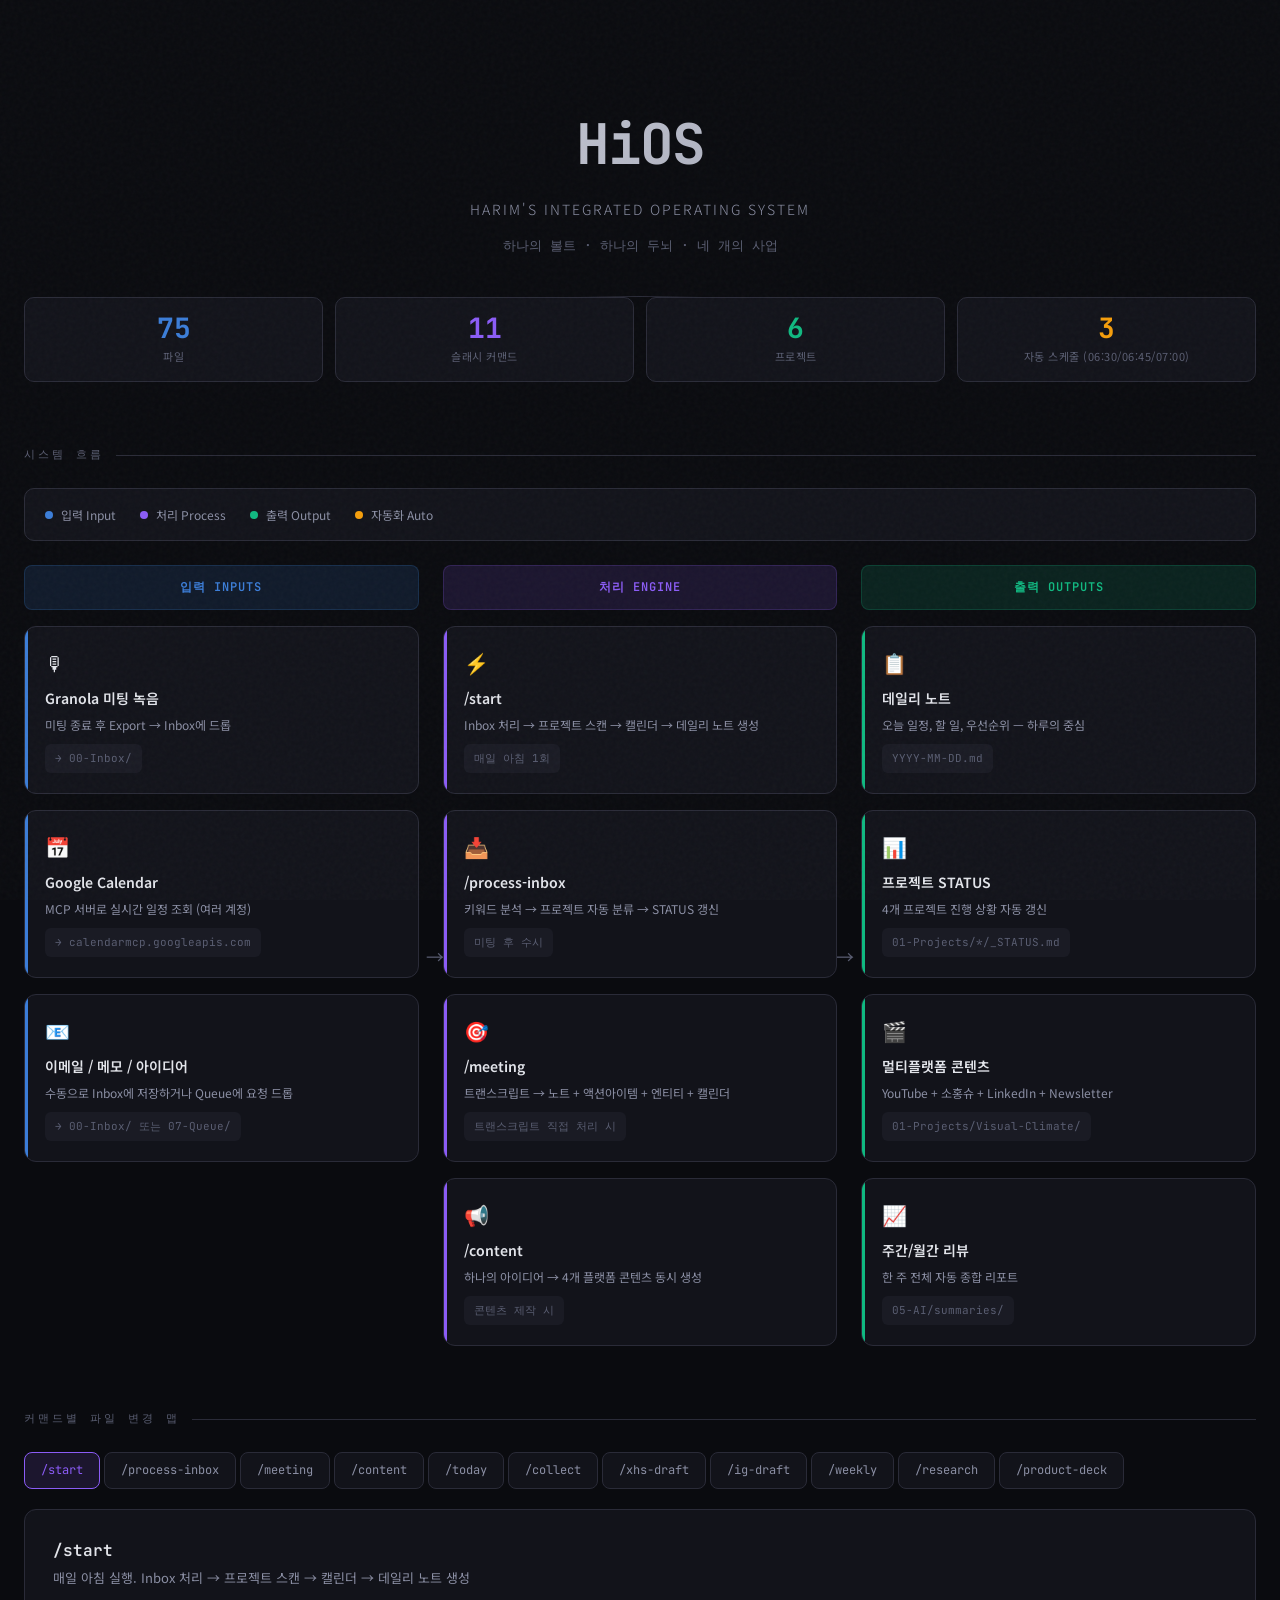
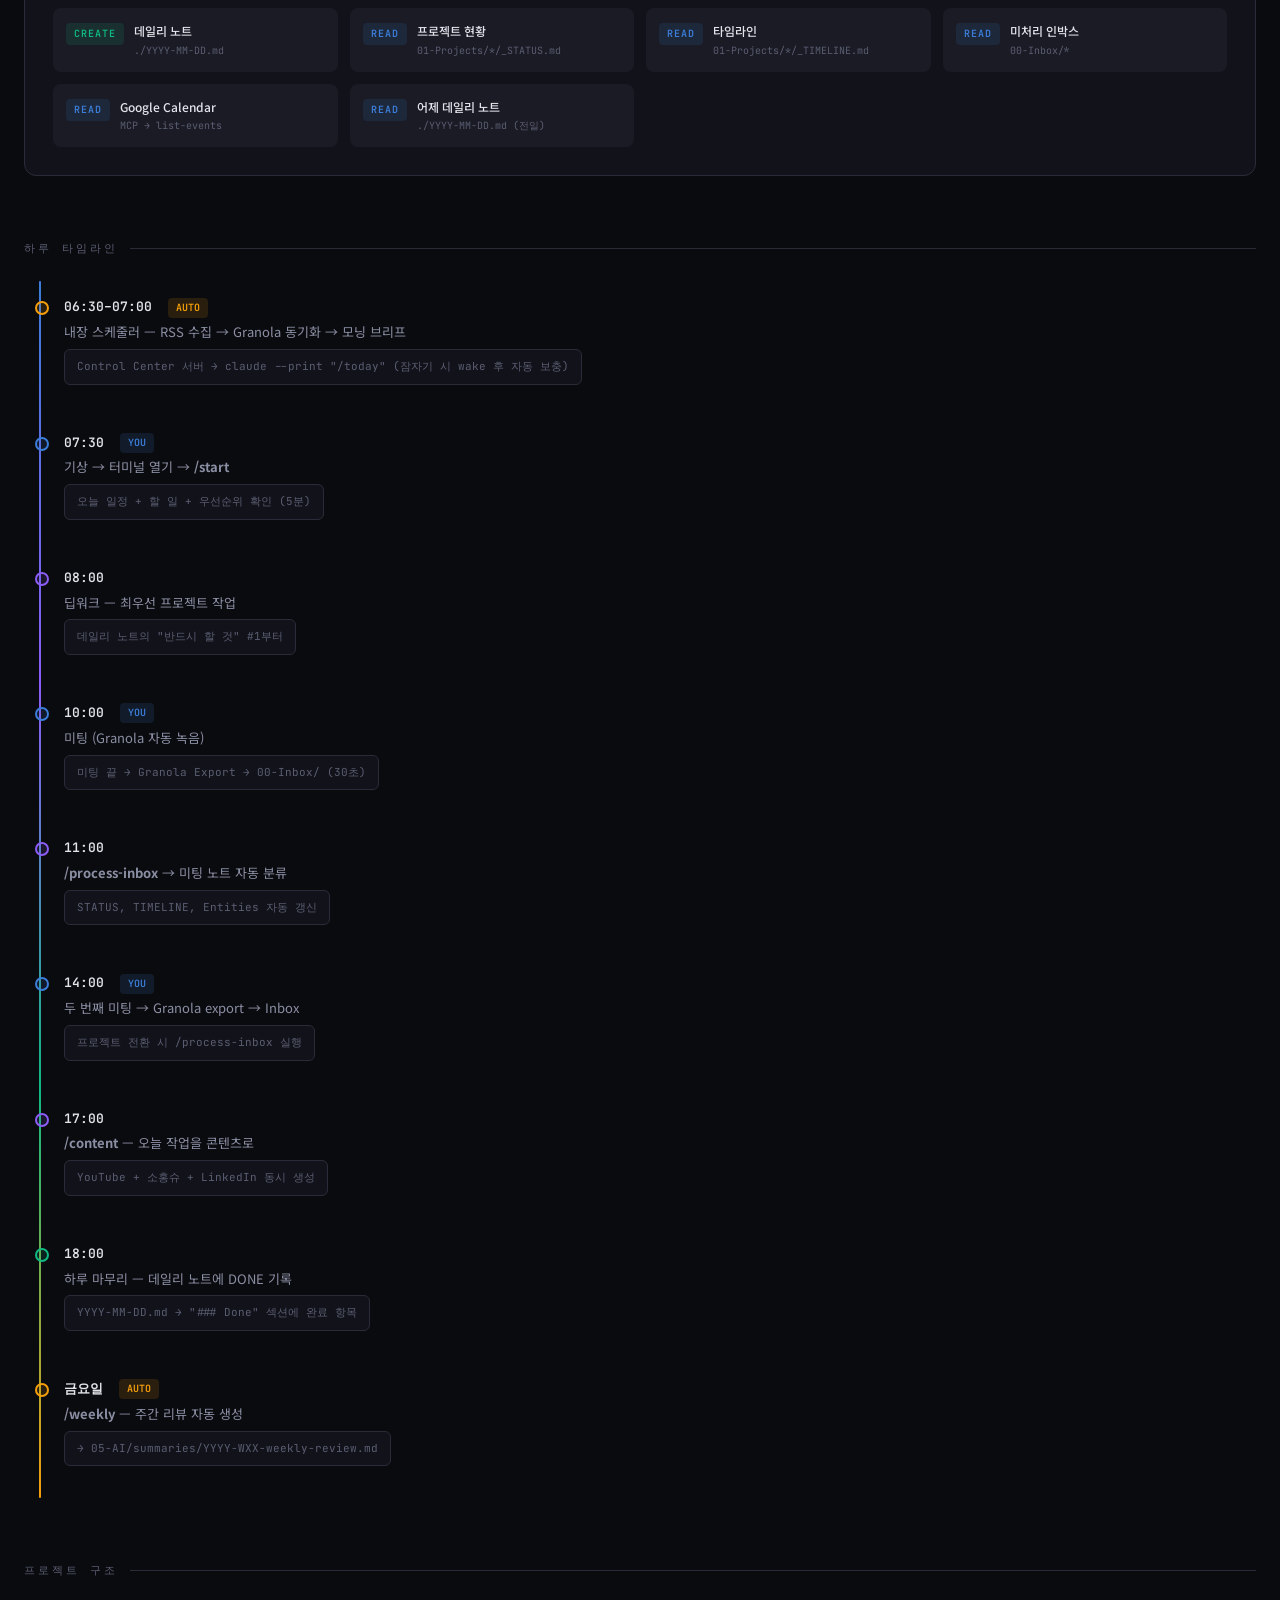
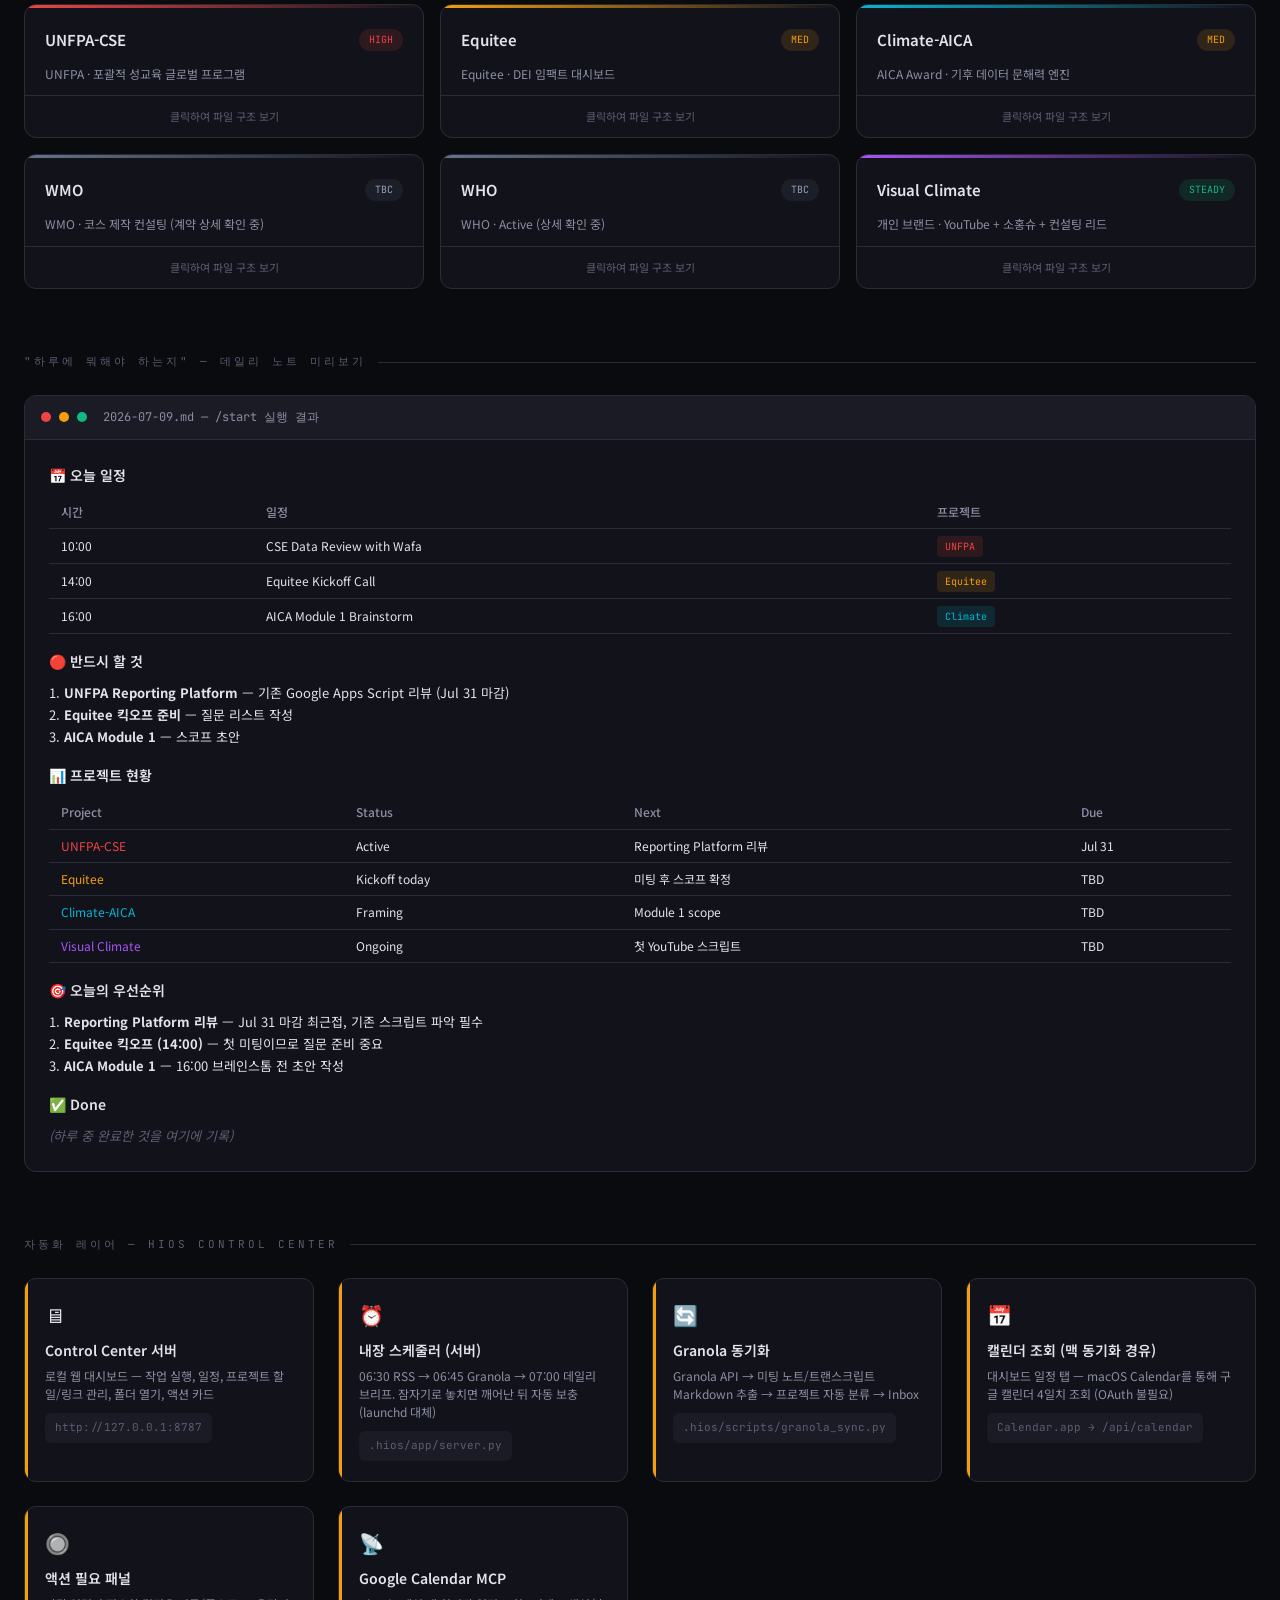
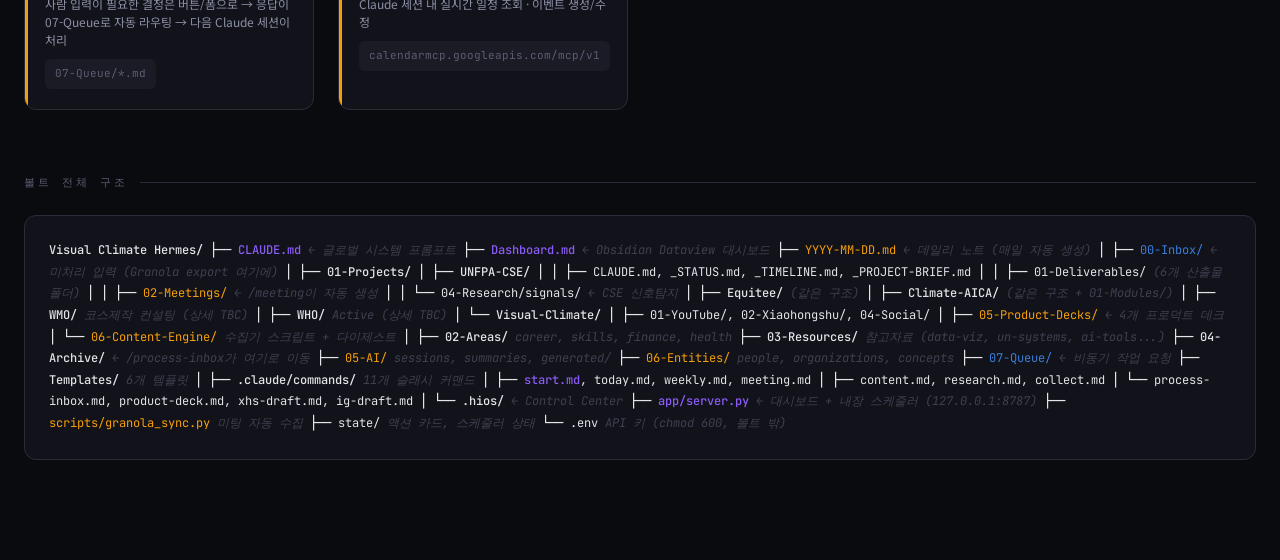
<file: hios-architecture.html>
<!DOCTYPE html>
<html lang="ko">
<head>
<meta charset="UTF-8">
<meta name="viewport" content="width=device-width, initial-scale=1.0">
<title>HiOS — Architecture Map</title>
<style>
@import url('https://fonts.googleapis.com/css2?family=IBM+Plex+Sans+KR:wght@300;400;500;600;700&family=JetBrains+Mono:wght@400;500;600&family=Noto+Sans+KR:wght@300;400;500;700&display=swap');

*{margin:0;padding:0;box-sizing:border-box}

:root{
  --bg:#0a0b0f;
  --surface:#12131a;
  --surface2:#1a1b24;
  --surface3:#22232e;
  --border:#2a2b38;
  --text:#e2e4ea;
  --text2:#8b8fa4;
  --text3:#5a5e72;
  --input:#3b7dd8;
  --input-glow:#3b7dd822;
  --process:#8b5cf6;
  --process-glow:#8b5cf622;
  --output:#10b981;
  --output-glow:#10b98122;
  --auto:#f59e0b;
  --auto-glow:#f59e0b22;
  --unfpa:#ef4444;
  --equitee:#f59e0b;
  --climate:#06b6d4;
  --visual:#a855f7;
  --accent:#e0f2fe;
}

body{
  background:var(--bg);
  color:var(--text);
  font-family:'Noto Sans KR','IBM Plex Sans KR',sans-serif;
  line-height:1.6;
  overflow-x:hidden;
}

/* Grain overlay */
body::before{
  content:'';
  position:fixed;
  top:0;left:0;right:0;bottom:0;
  background-image:url("data:image/svg+xml,%3Csvg viewBox='0 0 256 256' xmlns='http://www.w3.org/2000/svg'%3E%3Cfilter id='n'%3E%3CfeTurbulence type='fractalNoise' baseFrequency='0.9' numOctaves='4' stitchTiles='stitch'/%3E%3C/filter%3E%3Crect width='100%25' height='100%25' filter='url(%23n)' opacity='0.03'/%3E%3C/svg%3E");
  pointer-events:none;
  z-index:9999;
}

.container{
  max-width:1400px;
  margin:0 auto;
  padding:40px 24px 100px;
}

/* Header */
.header{
  text-align:center;
  padding:60px 0 40px;
  position:relative;
}

.header::after{
  content:'';
  position:absolute;
  bottom:0;left:50%;
  transform:translateX(-50%);
  width:120px;height:1px;
  background:linear-gradient(90deg,transparent,var(--border),transparent);
}

.header h1{
  font-family:'JetBrains Mono',monospace;
  font-size:clamp(32px,5vw,56px);
  font-weight:700;
  letter-spacing:-2px;
  background:linear-gradient(135deg,#e2e4ea 0%,#8b8fa4 100%);
  -webkit-background-clip:text;
  -webkit-text-fill-color:transparent;
  margin-bottom:8px;
}

.header .subtitle{
  font-size:14px;
  color:var(--text2);
  font-weight:300;
  letter-spacing:2px;
  text-transform:uppercase;
}

.header .tagline{
  margin-top:16px;
  font-size:13px;
  color:var(--text3);
  font-family:'JetBrains Mono',monospace;
}

/* Section */
.section{
  margin-top:64px;
}

.section-label{
  font-family:'JetBrains Mono',monospace;
  font-size:11px;
  letter-spacing:3px;
  text-transform:uppercase;
  color:var(--text3);
  margin-bottom:24px;
  display:flex;
  align-items:center;
  gap:12px;
}

.section-label::after{
  content:'';
  flex:1;
  height:1px;
  background:var(--border);
}

/* System Flow - Main diagram */
.flow-grid{
  display:grid;
  grid-template-columns:1fr 1fr 1fr;
  gap:24px;
}

@media(max-width:900px){
  .flow-grid{grid-template-columns:1fr}
}

.flow-column{
  display:flex;
  flex-direction:column;
  gap:16px;
}

.flow-column-header{
  font-family:'JetBrains Mono',monospace;
  font-size:12px;
  font-weight:600;
  letter-spacing:1px;
  padding:12px 16px;
  border-radius:8px;
  text-align:center;
}

.flow-column-header.input{
  background:var(--input-glow);
  color:var(--input);
  border:1px solid #3b7dd833;
}
.flow-column-header.process{
  background:var(--process-glow);
  color:var(--process);
  border:1px solid #8b5cf633;
}
.flow-column-header.output{
  background:var(--output-glow);
  color:var(--output);
  border:1px solid #10b98133;
}

.flow-card{
  background:var(--surface);
  border:1px solid var(--border);
  border-radius:12px;
  padding:20px;
  transition:all .25s ease;
  cursor:default;
  position:relative;
  overflow:hidden;
}

.flow-card::before{
  content:'';
  position:absolute;
  top:0;left:0;
  width:3px;height:100%;
}

.flow-card.input-card::before{background:var(--input)}
.flow-card.process-card::before{background:var(--process)}
.flow-card.output-card::before{background:var(--output)}
.flow-card.auto-card::before{background:var(--auto)}

.flow-card:hover{
  border-color:var(--text3);
  transform:translateY(-2px);
  box-shadow:0 8px 32px rgba(0,0,0,.3);
}

.flow-card .card-icon{
  font-size:20px;
  margin-bottom:8px;
}

.flow-card h3{
  font-size:14px;
  font-weight:600;
  margin-bottom:6px;
}

.flow-card p{
  font-size:12px;
  color:var(--text2);
  line-height:1.5;
}

.flow-card .card-path{
  margin-top:10px;
  font-family:'JetBrains Mono',monospace;
  font-size:11px;
  color:var(--text3);
  background:var(--surface2);
  padding:6px 10px;
  border-radius:6px;
  display:inline-block;
}

/* Flow arrows between columns */
.flow-arrows{
  display:none;
}

@media(min-width:901px){
  .flow-grid{position:relative}
  .flow-arrows{
    display:block;
    position:absolute;
    top:50%;
    width:24px;
    text-align:center;
    color:var(--text3);
    font-size:18px;
    transform:translateY(-50%);
  }
  .flow-arrows.arr1{left:calc(33.33% - 12px)}
  .flow-arrows.arr2{left:calc(66.66% - 12px)}
}

/* Command Map */
.cmd-tabs{
  display:flex;
  gap:4px;
  margin-bottom:20px;
  flex-wrap:wrap;
}

.cmd-tab{
  font-family:'JetBrains Mono',monospace;
  font-size:12px;
  padding:8px 16px;
  background:var(--surface);
  border:1px solid var(--border);
  border-radius:8px;
  color:var(--text2);
  cursor:pointer;
  transition:all .2s ease;
  user-select:none;
}

.cmd-tab:hover{
  border-color:var(--text3);
  color:var(--text);
}

.cmd-tab.active{
  background:var(--process-glow);
  border-color:var(--process);
  color:var(--process);
}

.cmd-panel{
  display:none;
  background:var(--surface);
  border:1px solid var(--border);
  border-radius:12px;
  padding:28px;
  animation:fadeIn .3s ease;
}

.cmd-panel.active{display:block}

@keyframes fadeIn{
  from{opacity:0;transform:translateY(8px)}
  to{opacity:1;transform:translateY(0)}
}

.cmd-panel h3{
  font-family:'JetBrains Mono',monospace;
  font-size:16px;
  font-weight:600;
  margin-bottom:4px;
}

.cmd-panel .cmd-desc{
  font-size:13px;
  color:var(--text2);
  margin-bottom:20px;
}

.file-changes{
  display:grid;
  grid-template-columns:repeat(auto-fill,minmax(280px,1fr));
  gap:12px;
}

.file-change{
  display:flex;
  align-items:flex-start;
  gap:10px;
  padding:12px;
  background:var(--surface2);
  border-radius:8px;
  border:1px solid transparent;
  transition:border-color .2s;
}

.file-change:hover{border-color:var(--border)}

.file-change .fc-action{
  font-family:'JetBrains Mono',monospace;
  font-size:10px;
  font-weight:600;
  letter-spacing:1px;
  padding:3px 8px;
  border-radius:4px;
  flex-shrink:0;
  margin-top:2px;
}

.fc-create{background:#10b98120;color:#10b981}
.fc-modify{background:#f59e0b20;color:#f59e0b}
.fc-read{background:#3b7dd820;color:#3b7dd8}
.fc-move{background:#8b5cf620;color:#8b5cf6}

.file-change .fc-details h4{
  font-size:12px;
  font-weight:500;
  margin-bottom:2px;
}

.file-change .fc-details .fc-path{
  font-family:'JetBrains Mono',monospace;
  font-size:10px;
  color:var(--text3);
}

/* Timeline */
.timeline{
  position:relative;
  padding-left:40px;
}

.timeline::before{
  content:'';
  position:absolute;
  left:15px;top:0;bottom:0;
  width:2px;
  background:linear-gradient(180deg,var(--input),var(--process),var(--output),var(--auto));
  border-radius:1px;
}

.tl-item{
  position:relative;
  padding:16px 0 32px;
}

.tl-item::before{
  content:'';
  position:absolute;
  left:-29px;top:20px;
  width:10px;height:10px;
  border-radius:50%;
  border:2px solid;
}

.tl-item.tl-auto::before{border-color:var(--auto);background:var(--auto-glow)}
.tl-item.tl-manual::before{border-color:var(--input);background:var(--input-glow)}
.tl-item.tl-process::before{border-color:var(--process);background:var(--process-glow)}
.tl-item.tl-output::before{border-color:var(--output);background:var(--output-glow)}

.tl-time{
  font-family:'JetBrains Mono',monospace;
  font-size:13px;
  font-weight:600;
  color:var(--text);
  margin-bottom:4px;
}

.tl-label{
  font-size:13px;
  color:var(--text2);
  margin-bottom:6px;
}

.tl-detail{
  font-size:11px;
  color:var(--text3);
  font-family:'JetBrains Mono',monospace;
  background:var(--surface);
  padding:8px 12px;
  border-radius:6px;
  border:1px solid var(--border);
  display:inline-block;
  max-width:100%;
}

.tl-badge{
  display:inline-block;
  font-family:'JetBrains Mono',monospace;
  font-size:10px;
  padding:2px 8px;
  border-radius:4px;
  margin-left:8px;
  vertical-align:middle;
}

.tl-badge.auto{background:var(--auto-glow);color:var(--auto)}
.tl-badge.manual{background:var(--input-glow);color:var(--input)}

/* Projects */
.projects-grid{
  display:grid;
  grid-template-columns:repeat(auto-fill,minmax(300px,1fr));
  gap:16px;
}

.project-card{
  background:var(--surface);
  border:1px solid var(--border);
  border-radius:12px;
  overflow:hidden;
  cursor:pointer;
  transition:all .25s ease;
}

.project-card:hover{
  border-color:var(--text3);
  transform:translateY(-2px);
  box-shadow:0 8px 32px rgba(0,0,0,.3);
}

.project-card .pc-header{
  padding:20px 20px 12px;
  display:flex;
  align-items:center;
  justify-content:space-between;
}

.project-card .pc-name{
  font-size:15px;
  font-weight:600;
}

.project-card .pc-priority{
  font-family:'JetBrains Mono',monospace;
  font-size:10px;
  padding:3px 10px;
  border-radius:20px;
}

.pc-high{background:#ef444420;color:#ef4444}
.pc-med{background:#f59e0b20;color:#f59e0b}
.pc-steady{background:#10b98120;color:#10b981}

.project-card .pc-client{
  padding:0 20px 12px;
  font-size:12px;
  color:var(--text2);
}

.pc-files{
  padding:0 20px 20px;
  display:none;
}

.pc-files.open{display:block}

.pc-file{
  display:flex;
  align-items:center;
  gap:8px;
  padding:6px 0;
  border-top:1px solid var(--border);
  font-size:12px;
}

.pc-file:first-child{border-top:none}

.pc-file .pcf-icon{
  font-size:14px;
  flex-shrink:0;
  width:20px;
  text-align:center;
}

.pc-file .pcf-name{
  font-family:'JetBrains Mono',monospace;
  font-size:11px;
  color:var(--text);
}

.pc-file .pcf-role{
  margin-left:auto;
  font-size:10px;
  color:var(--text3);
}

.pc-bar{
  height:3px;
  width:100%;
}

.pc-bar.unfpa{background:linear-gradient(90deg,var(--unfpa),transparent)}
.pc-bar.equitee{background:linear-gradient(90deg,var(--equitee),transparent)}
.pc-bar.climate{background:linear-gradient(90deg,var(--climate),transparent)}
.pc-bar.visual{background:linear-gradient(90deg,var(--visual),transparent)}

.project-card .pc-toggle{
  padding:12px 20px;
  font-size:11px;
  color:var(--text3);
  text-align:center;
  border-top:1px solid var(--border);
  transition:color .2s;
}

.project-card:hover .pc-toggle{color:var(--text2)}

/* Vault map */
.vault-tree{
  font-family:'JetBrains Mono',monospace;
  font-size:12px;
  background:var(--surface);
  border:1px solid var(--border);
  border-radius:12px;
  padding:24px;
  line-height:1.8;
  overflow-x:auto;
}

.vault-tree .vt-dir{color:var(--text);font-weight:500}
.vault-tree .vt-file{color:var(--text3)}
.vault-tree .vt-comment{color:var(--text3);font-style:italic;opacity:.6}
.vault-tree .vt-highlight{color:var(--process);font-weight:500}
.vault-tree .vt-auto{color:var(--auto)}
.vault-tree .vt-input{color:var(--input)}

/* Legend */
.legend{
  display:flex;
  gap:24px;
  flex-wrap:wrap;
  padding:16px 20px;
  background:var(--surface);
  border:1px solid var(--border);
  border-radius:10px;
  margin-bottom:24px;
}

.legend-item{
  display:flex;
  align-items:center;
  gap:8px;
  font-size:12px;
  color:var(--text2);
}

.legend-dot{
  width:8px;height:8px;
  border-radius:50%;
  flex-shrink:0;
}

.legend-dot.l-input{background:var(--input)}
.legend-dot.l-process{background:var(--process)}
.legend-dot.l-output{background:var(--output)}
.legend-dot.l-auto{background:var(--auto)}

/* Daily note preview */
.daily-note-preview{
  background:var(--surface);
  border:1px solid var(--border);
  border-radius:12px;
  overflow:hidden;
}

.dn-titlebar{
  display:flex;
  align-items:center;
  gap:8px;
  padding:12px 16px;
  background:var(--surface2);
  border-bottom:1px solid var(--border);
}

.dn-dot{width:10px;height:10px;border-radius:50%}
.dn-dot.r{background:#ef4444}
.dn-dot.y{background:#f59e0b}
.dn-dot.g{background:#10b981}

.dn-title{
  font-family:'JetBrains Mono',monospace;
  font-size:12px;
  color:var(--text2);
  margin-left:8px;
}

.dn-content{
  padding:24px;
  font-size:13px;
  line-height:1.7;
}

.dn-content h3{
  font-size:14px;
  font-weight:600;
  margin:16px 0 8px;
  color:var(--text);
}

.dn-content h3:first-child{margin-top:0}

.dn-content table{
  width:100%;
  border-collapse:collapse;
  margin:8px 0;
  font-size:12px;
}

.dn-content th{
  text-align:left;
  font-weight:500;
  color:var(--text2);
  padding:6px 12px;
  border-bottom:1px solid var(--border);
}

.dn-content td{
  padding:6px 12px;
  border-bottom:1px solid var(--border);
  color:var(--text);
}

.dn-content .dn-priority{
  padding-left:0;
}

.dn-content .dn-tag{
  font-family:'JetBrains Mono',monospace;
  font-size:10px;
  padding:2px 8px;
  border-radius:4px;
  display:inline-block;
}

/* Stats bar */
.stats-bar{
  display:grid;
  grid-template-columns:repeat(auto-fit,minmax(140px,1fr));
  gap:12px;
  margin-bottom:40px;
}

.stat-card{
  background:var(--surface);
  border:1px solid var(--border);
  border-radius:10px;
  padding:16px;
  text-align:center;
}

.stat-card .stat-num{
  font-family:'JetBrains Mono',monospace;
  font-size:28px;
  font-weight:700;
  line-height:1;
}

.stat-card .stat-num.c-input{color:var(--input)}
.stat-card .stat-num.c-process{color:var(--process)}
.stat-card .stat-num.c-output{color:var(--output)}
.stat-card .stat-num.c-auto{color:var(--auto)}

.stat-card .stat-label{
  font-size:11px;
  color:var(--text3);
  margin-top:6px;
  letter-spacing:.5px;
}

/* Pulse animation for auto items */
@keyframes pulse{
  0%,100%{opacity:1}
  50%{opacity:.5}
}

.pulse{animation:pulse 2s ease-in-out infinite}

/* Scroll fade */
.fade-in{
  opacity:0;
  transform:translateY(20px);
  transition:all .6s ease;
}

.fade-in.visible{
  opacity:1;
  transform:translateY(0);
}
</style>
</head>
<body>

<div class="container">

<!-- Header -->
<div class="header">
  <h1>HiOS</h1>
  <div class="subtitle">Harim's Integrated Operating System</div>
  <div class="tagline">하나의 볼트 · 하나의 두뇌 · 네 개의 사업</div>
</div>

<!-- Stats -->
<div class="stats-bar fade-in">
  <div class="stat-card">
    <div class="stat-num c-input">75</div>
    <div class="stat-label">파일</div>
  </div>
  <div class="stat-card">
    <div class="stat-num c-process">11</div>
    <div class="stat-label">슬래시 커맨드</div>
  </div>
  <div class="stat-card">
    <div class="stat-num c-output">6</div>
    <div class="stat-label">프로젝트</div>
  </div>
  <div class="stat-card">
    <div class="stat-num c-auto">3</div>
    <div class="stat-label">자동 스케줄 (06:30/06:45/07:00)</div>
  </div>
</div>

<!-- System Flow -->
<div class="section fade-in">
  <div class="section-label">시스템 흐름</div>

  <div class="legend">
    <div class="legend-item"><div class="legend-dot l-input"></div>입력 Input</div>
    <div class="legend-item"><div class="legend-dot l-process"></div>처리 Process</div>
    <div class="legend-item"><div class="legend-dot l-output"></div>출력 Output</div>
    <div class="legend-item"><div class="legend-dot l-auto"></div>자동화 Auto</div>
  </div>

  <div class="flow-grid">
    <div class="flow-arrows arr1">→</div>
    <div class="flow-arrows arr2">→</div>

    <!-- Input Column -->
    <div class="flow-column">
      <div class="flow-column-header input">입력 INPUTS</div>

      <div class="flow-card input-card">
        <div class="card-icon">🎙</div>
        <h3>Granola 미팅 녹음</h3>
        <p>미팅 종료 후 Export → Inbox에 드롭</p>
        <div class="card-path">→ 00-Inbox/</div>
      </div>

      <div class="flow-card input-card">
        <div class="card-icon">📅</div>
        <h3>Google Calendar</h3>
        <p>MCP 서버로 실시간 일정 조회 (여러 계정)</p>
        <div class="card-path">→ calendarmcp.googleapis.com</div>
      </div>

      <div class="flow-card input-card">
        <div class="card-icon">📧</div>
        <h3>이메일 / 메모 / 아이디어</h3>
        <p>수동으로 Inbox에 저장하거나 Queue에 요청 드롭</p>
        <div class="card-path">→ 00-Inbox/ 또는 07-Queue/</div>
      </div>
    </div>

    <!-- Process Column -->
    <div class="flow-column">
      <div class="flow-column-header process">처리 ENGINE</div>

      <div class="flow-card process-card">
        <div class="card-icon">⚡</div>
        <h3>/start</h3>
        <p>Inbox 처리 → 프로젝트 스캔 → 캘린더 → 데일리 노트 생성</p>
        <div class="card-path">매일 아침 1회</div>
      </div>

      <div class="flow-card process-card">
        <div class="card-icon">📥</div>
        <h3>/process-inbox</h3>
        <p>키워드 분석 → 프로젝트 자동 분류 → STATUS 갱신</p>
        <div class="card-path">미팅 후 수시</div>
      </div>

      <div class="flow-card process-card">
        <div class="card-icon">🎯</div>
        <h3>/meeting</h3>
        <p>트랜스크립트 → 노트 + 액션아이템 + 엔티티 + 캘린더</p>
        <div class="card-path">트랜스크립트 직접 처리 시</div>
      </div>

      <div class="flow-card process-card">
        <div class="card-icon">📢</div>
        <h3>/content</h3>
        <p>하나의 아이디어 → 4개 플랫폼 콘텐츠 동시 생성</p>
        <div class="card-path">콘텐츠 제작 시</div>
      </div>
    </div>

    <!-- Output Column -->
    <div class="flow-column">
      <div class="flow-column-header output">출력 OUTPUTS</div>

      <div class="flow-card output-card">
        <div class="card-icon">📋</div>
        <h3>데일리 노트</h3>
        <p>오늘 일정, 할 일, 우선순위 — 하루의 중심</p>
        <div class="card-path">YYYY-MM-DD.md</div>
      </div>

      <div class="flow-card output-card">
        <div class="card-icon">📊</div>
        <h3>프로젝트 STATUS</h3>
        <p>4개 프로젝트 진행 상황 자동 갱신</p>
        <div class="card-path">01-Projects/*/_STATUS.md</div>
      </div>

      <div class="flow-card output-card">
        <div class="card-icon">🎬</div>
        <h3>멀티플랫폼 콘텐츠</h3>
        <p>YouTube + 소홍슈 + LinkedIn + Newsletter</p>
        <div class="card-path">01-Projects/Visual-Climate/</div>
      </div>

      <div class="flow-card output-card">
        <div class="card-icon">📈</div>
        <h3>주간/월간 리뷰</h3>
        <p>한 주 전체 자동 종합 리포트</p>
        <div class="card-path">05-AI/summaries/</div>
      </div>
    </div>
  </div>
</div>

<!-- Command File Map -->
<div class="section fade-in">
  <div class="section-label">커맨드별 파일 변경 맵</div>

  <div class="cmd-tabs">
    <div class="cmd-tab active" data-cmd="start">/start</div>
    <div class="cmd-tab" data-cmd="process">/process-inbox</div>
    <div class="cmd-tab" data-cmd="meeting">/meeting</div>
    <div class="cmd-tab" data-cmd="content">/content</div>
    <div class="cmd-tab" data-cmd="today">/today</div>
    <div class="cmd-tab" data-cmd="collect">/collect</div>
    <div class="cmd-tab" data-cmd="xhsdraft">/xhs-draft</div>
    <div class="cmd-tab" data-cmd="igdraft">/ig-draft</div>
    <div class="cmd-tab" data-cmd="weekly">/weekly</div>
    <div class="cmd-tab" data-cmd="research">/research</div>
    <div class="cmd-tab" data-cmd="productdeck">/product-deck</div>
  </div>

  <!-- /start panel -->
  <div class="cmd-panel active" id="cmd-start">
    <h3>/start</h3>
    <div class="cmd-desc">매일 아침 실행. Inbox 처리 → 프로젝트 스캔 → 캘린더 → 데일리 노트 생성</div>
    <div class="file-changes">
      <div class="file-change">
        <div class="fc-action fc-create">CREATE</div>
        <div class="fc-details">
          <h4>데일리 노트</h4>
          <div class="fc-path">./YYYY-MM-DD.md</div>
        </div>
      </div>
      <div class="file-change">
        <div class="fc-action fc-read">READ</div>
        <div class="fc-details">
          <h4>프로젝트 현황</h4>
          <div class="fc-path">01-Projects/*/_STATUS.md</div>
        </div>
      </div>
      <div class="file-change">
        <div class="fc-action fc-read">READ</div>
        <div class="fc-details">
          <h4>타임라인</h4>
          <div class="fc-path">01-Projects/*/_TIMELINE.md</div>
        </div>
      </div>
      <div class="file-change">
        <div class="fc-action fc-read">READ</div>
        <div class="fc-details">
          <h4>미처리 인박스</h4>
          <div class="fc-path">00-Inbox/*</div>
        </div>
      </div>
      <div class="file-change">
        <div class="fc-action fc-read">READ</div>
        <div class="fc-details">
          <h4>Google Calendar</h4>
          <div class="fc-path">MCP → list-events</div>
        </div>
      </div>
      <div class="file-change">
        <div class="fc-action fc-read">READ</div>
        <div class="fc-details">
          <h4>어제 데일리 노트</h4>
          <div class="fc-path">./YYYY-MM-DD.md (전일)</div>
        </div>
      </div>
    </div>
  </div>

  <!-- /process-inbox panel -->
  <div class="cmd-panel" id="cmd-process">
    <h3>/process-inbox</h3>
    <div class="cmd-desc">Inbox의 파일들을 키워드로 분류하고 프로젝트별로 라우팅. STATUS와 TIMELINE 자동 갱신.</div>
    <div class="file-changes">
      <div class="file-change">
        <div class="fc-action fc-read">READ</div>
        <div class="fc-details">
          <h4>인박스 파일들</h4>
          <div class="fc-path">00-Inbox/*.md</div>
        </div>
      </div>
      <div class="file-change">
        <div class="fc-action fc-create">CREATE</div>
        <div class="fc-details">
          <h4>미팅 노트</h4>
          <div class="fc-path">01-Projects/{project}/02-Meetings/</div>
        </div>
      </div>
      <div class="file-change">
        <div class="fc-action fc-modify">MODIFY</div>
        <div class="fc-details">
          <h4>프로젝트 현황</h4>
          <div class="fc-path">01-Projects/{project}/_STATUS.md</div>
        </div>
      </div>
      <div class="file-change">
        <div class="fc-action fc-modify">MODIFY</div>
        <div class="fc-details">
          <h4>타임라인</h4>
          <div class="fc-path">01-Projects/{project}/_TIMELINE.md</div>
        </div>
      </div>
      <div class="file-change">
        <div class="fc-action fc-create">CREATE</div>
        <div class="fc-details">
          <h4>엔티티 (인물/조직)</h4>
          <div class="fc-path">06-Entities/people/{name}.md</div>
        </div>
      </div>
      <div class="file-change">
        <div class="fc-action fc-move">MOVE</div>
        <div class="fc-details">
          <h4>처리 완료 → 아카이브</h4>
          <div class="fc-path">→ 04-Archive/inbox-processed/</div>
        </div>
      </div>
    </div>
  </div>

  <!-- /meeting panel -->
  <div class="cmd-panel" id="cmd-meeting">
    <h3>/meeting</h3>
    <div class="cmd-desc">트랜스크립트를 직접 전달하면 노트, 액션아이템, 엔티티, 캘린더까지 한번에 처리.</div>
    <div class="file-changes">
      <div class="file-change">
        <div class="fc-action fc-create">CREATE</div>
        <div class="fc-details">
          <h4>미팅 노트</h4>
          <div class="fc-path">01-Projects/{client}/02-Meetings/YYYY-MM-DD-{topic}.md</div>
        </div>
      </div>
      <div class="file-change">
        <div class="fc-action fc-modify">MODIFY</div>
        <div class="fc-details">
          <h4>프로젝트 현황</h4>
          <div class="fc-path">_STATUS.md ← 액션아이템 추가</div>
        </div>
      </div>
      <div class="file-change">
        <div class="fc-action fc-modify">MODIFY</div>
        <div class="fc-details">
          <h4>타임라인</h4>
          <div class="fc-path">_TIMELINE.md ← 마감일 추가</div>
        </div>
      </div>
      <div class="file-change">
        <div class="fc-action fc-create">CREATE</div>
        <div class="fc-details">
          <h4>엔티티 업데이트</h4>
          <div class="fc-path">06-Entities/ ← 새 인물/조직</div>
        </div>
      </div>
      <div class="file-change">
        <div class="fc-action fc-modify">MODIFY</div>
        <div class="fc-details">
          <h4>데일리 노트</h4>
          <div class="fc-path">YYYY-MM-DD.md ← 미팅 요약 추가</div>
        </div>
      </div>
    </div>
  </div>

  <!-- /content panel -->
  <div class="cmd-panel" id="cmd-content">
    <h3>/content</h3>
    <div class="cmd-desc">하나의 주제 → YouTube(롱폼+숏폼) + 소홍슈 + LinkedIn 동시 생성. 콘텐츠 캘린더 자동 갱신.</div>
    <div class="file-changes">
      <div class="file-change">
        <div class="fc-action fc-create">CREATE</div>
        <div class="fc-details">
          <h4>YouTube 롱폼 스크립트</h4>
          <div class="fc-path">Visual-Climate/01-YouTube/longform/scripts/</div>
        </div>
      </div>
      <div class="file-change">
        <div class="fc-action fc-create">CREATE</div>
        <div class="fc-details">
          <h4>YouTube 숏폼 (3개)</h4>
          <div class="fc-path">Visual-Climate/01-YouTube/shorts/</div>
        </div>
      </div>
      <div class="file-change">
        <div class="fc-action fc-create">CREATE</div>
        <div class="fc-details">
          <h4>소홍슈 포스트 (3개, 중국어)</h4>
          <div class="fc-path">Visual-Climate/02-Xiaohongshu/drafts/</div>
        </div>
      </div>
      <div class="file-change">
        <div class="fc-action fc-create">CREATE</div>
        <div class="fc-details">
          <h4>LinkedIn 포스트 (영문)</h4>
          <div class="fc-path">Visual-Climate/04-Social/linkedin/</div>
        </div>
      </div>
      <div class="file-change">
        <div class="fc-action fc-modify">MODIFY</div>
        <div class="fc-details">
          <h4>콘텐츠 캘린더</h4>
          <div class="fc-path">_CONTENT-CALENDAR.md ← 일정 추가</div>
        </div>
      </div>
    </div>
  </div>

  <!-- /today panel -->
  <div class="cmd-panel" id="cmd-today">
    <h3>/today</h3>
    <div class="cmd-desc">모닝 브리프 — 매일 07:00 스케줄러가 자동 실행 (수동 실행도 가능). 캘린더 + 프로젝트 + 인박스 종합.</div>
    <div class="file-changes">
      <div class="file-change">
        <div class="fc-action fc-create">CREATE</div>
        <div class="fc-details">
          <h4>데일리 노트</h4>
          <div class="fc-path">./YYYY-MM-DD.md</div>
        </div>
      </div>
      <div class="file-change">
        <div class="fc-action fc-read">READ</div>
        <div class="fc-details">
          <h4>캘린더 · STATUS · 인박스 · 큐</h4>
          <div class="fc-path">Calendar / 01-Projects / 00-Inbox / 07-Queue</div>
        </div>
      </div>
    </div>
  </div>

  <!-- /collect panel -->
  <div class="cmd-panel" id="cmd-collect">
    <h3>/collect</h3>
    <div class="cmd-desc">콘텐츠 소스 자동 수집 — RSS(+Reddit/X 키 설정 시) → 다이제스트 생성.</div>
    <div class="file-changes">
      <div class="file-change">
        <div class="fc-action fc-create">CREATE</div>
        <div class="fc-details">
          <h4>일일 다이제스트</h4>
          <div class="fc-path">Visual-Climate/06-Content-Engine/sources/</div>
        </div>
      </div>
    </div>
  </div>

  <!-- /xhs-draft panel -->
  <div class="cmd-panel" id="cmd-xhsdraft">
    <h3>/xhs-draft</h3>
    <div class="cmd-desc">샤오홍슈 포스트 초안 생성 (중국어) — 다이제스트에서 소재 선정 또는 주제 지정.</div>
    <div class="file-changes">
      <div class="file-change">
        <div class="fc-action fc-create">CREATE</div>
        <div class="fc-details">
          <h4>XHS 초안</h4>
          <div class="fc-path">Visual-Climate/02-Xiaohongshu/drafts/</div>
        </div>
      </div>
    </div>
  </div>

  <!-- /ig-draft panel -->
  <div class="cmd-panel" id="cmd-igdraft">
    <h3>/ig-draft</h3>
    <div class="cmd-desc">Instagram 캐러셀 초안 생성 — 다이제스트에서 소재 선정 또는 주제 지정.</div>
    <div class="file-changes">
      <div class="file-change">
        <div class="fc-action fc-create">CREATE</div>
        <div class="fc-details">
          <h4>IG 초안</h4>
          <div class="fc-path">Visual-Climate/04-Social/instagram/</div>
        </div>
      </div>
    </div>
  </div>

  <!-- /weekly panel -->
  <div class="cmd-panel" id="cmd-weekly">
    <h3>/weekly</h3>
    <div class="cmd-desc">금요일 저녁 실행. 이번 주 데일리 노트, STATUS, 미팅 노트를 종합하여 주간 리뷰 생성.</div>
    <div class="file-changes">
      <div class="file-change">
        <div class="fc-action fc-create">CREATE</div>
        <div class="fc-details">
          <h4>주간 리뷰</h4>
          <div class="fc-path">05-AI/summaries/YYYY-WXX-weekly-review.md</div>
        </div>
      </div>
      <div class="file-change">
        <div class="fc-action fc-read">READ</div>
        <div class="fc-details">
          <h4>이번 주 데일리 노트들</h4>
          <div class="fc-path">./YYYY-MM-DD.md (월~금)</div>
        </div>
      </div>
      <div class="file-change">
        <div class="fc-action fc-read">READ</div>
        <div class="fc-details">
          <h4>모든 프로젝트 STATUS</h4>
          <div class="fc-path">01-Projects/*/_STATUS.md</div>
        </div>
      </div>
      <div class="file-change">
        <div class="fc-action fc-read">READ</div>
        <div class="fc-details">
          <h4>이번 주 미팅 노트</h4>
          <div class="fc-path">01-Projects/*/02-Meetings/</div>
        </div>
      </div>
    </div>
  </div>

  <!-- /research panel -->
  <div class="cmd-panel" id="cmd-research">
    <h3>/research</h3>
    <div class="cmd-desc">주제를 주면 웹 리서치 → 구조화된 브리프 생성. 관련 프로젝트에 자동 저장.</div>
    <div class="file-changes">
      <div class="file-change">
        <div class="fc-action fc-create">CREATE</div>
        <div class="fc-details">
          <h4>리서치 브리프</h4>
          <div class="fc-path">01-Projects/{project}/04-Research/</div>
        </div>
      </div>
      <div class="file-change">
        <div class="fc-action fc-create">CREATE</div>
        <div class="fc-details">
          <h4>리소스 저장 (범용)</h4>
          <div class="fc-path">03-Resources/{category}/</div>
        </div>
      </div>
      <div class="file-change">
        <div class="fc-action fc-create">CREATE</div>
        <div class="fc-details">
          <h4>개념 노트</h4>
          <div class="fc-path">06-Entities/concepts/{concept}.md</div>
        </div>
      </div>
    </div>
  </div>

  <!-- /product-deck panel -->
  <div class="cmd-panel" id="cmd-productdeck">
    <h3>/product-deck</h3>
    <div class="cmd-desc">프로젝트 데이터를 읽고 12슬라이드 프로덕트 데크 + 1페이지 요약 생성.</div>
    <div class="file-changes">
      <div class="file-change">
        <div class="fc-action fc-create">CREATE</div>
        <div class="fc-details">
          <h4>프로덕트 데크</h4>
          <div class="fc-path">Visual-Climate/05-Product-Decks/deck-{name}.md</div>
        </div>
      </div>
      <div class="file-change">
        <div class="fc-action fc-read">READ</div>
        <div class="fc-details">
          <h4>프로젝트 전체 파일</h4>
          <div class="fc-path">01-Projects/{project}/**</div>
        </div>
      </div>
    </div>
  </div>
</div>

<!-- Daily Timeline -->
<div class="section fade-in">
  <div class="section-label">하루 타임라인</div>

  <div class="timeline">
    <div class="tl-item tl-auto">
      <div class="tl-time">06:30–07:00 <span class="tl-badge auto">AUTO</span></div>
      <div class="tl-label">내장 스케줄러 — RSS 수집 → Granola 동기화 → 모닝 브리프</div>
      <div class="tl-detail">Control Center 서버 → claude --print "/today" (잠자기 시 wake 후 자동 보충)</div>
    </div>

    <div class="tl-item tl-manual">
      <div class="tl-time">07:30 <span class="tl-badge manual">YOU</span></div>
      <div class="tl-label">기상 → 터미널 열기 → <strong>/start</strong></div>
      <div class="tl-detail">오늘 일정 + 할 일 + 우선순위 확인 (5분)</div>
    </div>

    <div class="tl-item tl-process">
      <div class="tl-time">08:00</div>
      <div class="tl-label">딥워크 — 최우선 프로젝트 작업</div>
      <div class="tl-detail">데일리 노트의 "반드시 할 것" #1부터</div>
    </div>

    <div class="tl-item tl-manual">
      <div class="tl-time">10:00 <span class="tl-badge manual">YOU</span></div>
      <div class="tl-label">미팅 (Granola 자동 녹음)</div>
      <div class="tl-detail">미팅 끝 → Granola Export → 00-Inbox/ (30초)</div>
    </div>

    <div class="tl-item tl-process">
      <div class="tl-time">11:00</div>
      <div class="tl-label"><strong>/process-inbox</strong> → 미팅 노트 자동 분류</div>
      <div class="tl-detail">STATUS, TIMELINE, Entities 자동 갱신</div>
    </div>

    <div class="tl-item tl-manual">
      <div class="tl-time">14:00 <span class="tl-badge manual">YOU</span></div>
      <div class="tl-label">두 번째 미팅 → Granola export → Inbox</div>
      <div class="tl-detail">프로젝트 전환 시 /process-inbox 실행</div>
    </div>

    <div class="tl-item tl-process">
      <div class="tl-time">17:00</div>
      <div class="tl-label"><strong>/content</strong> — 오늘 작업을 콘텐츠로</div>
      <div class="tl-detail">YouTube + 소홍슈 + LinkedIn 동시 생성</div>
    </div>

    <div class="tl-item tl-output">
      <div class="tl-time">18:00</div>
      <div class="tl-label">하루 마무리 — 데일리 노트에 DONE 기록</div>
      <div class="tl-detail">YYYY-MM-DD.md → "### Done" 섹션에 완료 항목</div>
    </div>

    <div class="tl-item tl-auto">
      <div class="tl-time">금요일 <span class="tl-badge auto">AUTO</span></div>
      <div class="tl-label"><strong>/weekly</strong> — 주간 리뷰 자동 생성</div>
      <div class="tl-detail">→ 05-AI/summaries/YYYY-WXX-weekly-review.md</div>
    </div>
  </div>
</div>

<!-- Projects -->
<div class="section fade-in">
  <div class="section-label">프로젝트 구조</div>

  <div class="projects-grid">
    <!-- UNFPA -->
    <div class="project-card" onclick="toggleProject(this)">
      <div class="pc-bar unfpa"></div>
      <div class="pc-header">
        <div class="pc-name">UNFPA-CSE</div>
        <div class="pc-priority pc-high">HIGH</div>
      </div>
      <div class="pc-client">UNFPA · 포괄적 성교육 글로벌 프로그램</div>
      <div class="pc-files">
        <div class="pc-file"><div class="pcf-icon">🤖</div><div class="pcf-name">CLAUDE.md</div><div class="pcf-role">AI 컨텍스트</div></div>
        <div class="pc-file"><div class="pcf-icon">📊</div><div class="pcf-name">_STATUS.md</div><div class="pcf-role">자동 갱신</div></div>
        <div class="pc-file"><div class="pcf-icon">📅</div><div class="pcf-name">_TIMELINE.md</div><div class="pcf-role">자동 갱신</div></div>
        <div class="pc-file"><div class="pcf-icon">📄</div><div class="pcf-name">_PROJECT-BRIEF.md</div><div class="pcf-role">프로젝트 개요</div></div>
        <div class="pc-file"><div class="pcf-icon">👥</div><div class="pcf-name">_STAKEHOLDERS.md</div><div class="pcf-role">이해관계자</div></div>
        <div class="pc-file"><div class="pcf-icon">📁</div><div class="pcf-name">01-Deliverables/</div><div class="pcf-role">6개 산출물</div></div>
        <div class="pc-file"><div class="pcf-icon">🎙</div><div class="pcf-name">02-Meetings/</div><div class="pcf-role">자동 생성</div></div>
        <div class="pc-file"><div class="pcf-icon">🔍</div><div class="pcf-name">04-Research/signals/</div><div class="pcf-role">CSE 신호탐지</div></div>
      </div>
      <div class="pc-toggle">클릭하여 파일 구조 보기</div>
    </div>

    <!-- Equitee -->
    <div class="project-card" onclick="toggleProject(this)">
      <div class="pc-bar equitee"></div>
      <div class="pc-header">
        <div class="pc-name">Equitee</div>
        <div class="pc-priority pc-med">MED</div>
      </div>
      <div class="pc-client">Equitee · DEI 임팩트 대시보드</div>
      <div class="pc-files">
        <div class="pc-file"><div class="pcf-icon">🤖</div><div class="pcf-name">CLAUDE.md</div><div class="pcf-role">AI 컨텍스트</div></div>
        <div class="pc-file"><div class="pcf-icon">📊</div><div class="pcf-name">_STATUS.md</div><div class="pcf-role">자동 갱신</div></div>
        <div class="pc-file"><div class="pcf-icon">📄</div><div class="pcf-name">_PROJECT-BRIEF.md</div><div class="pcf-role">프로젝트 개요</div></div>
        <div class="pc-file"><div class="pcf-icon">📁</div><div class="pcf-name">01-Deliverables/</div><div class="pcf-role">산출물</div></div>
        <div class="pc-file"><div class="pcf-icon">🎙</div><div class="pcf-name">02-Meetings/</div><div class="pcf-role">자동 생성</div></div>
        <div class="pc-file"><div class="pcf-icon">🔍</div><div class="pcf-name">03-Research/</div><div class="pcf-role">리서치</div></div>
      </div>
      <div class="pc-toggle">클릭하여 파일 구조 보기</div>
    </div>

    <!-- Climate -->
    <div class="project-card" onclick="toggleProject(this)">
      <div class="pc-bar climate"></div>
      <div class="pc-header">
        <div class="pc-name">Climate-AICA</div>
        <div class="pc-priority pc-med">MED</div>
      </div>
      <div class="pc-client">AICA Award · 기후 데이터 문해력 엔진</div>
      <div class="pc-files">
        <div class="pc-file"><div class="pcf-icon">🤖</div><div class="pcf-name">CLAUDE.md</div><div class="pcf-role">AI 컨텍스트</div></div>
        <div class="pc-file"><div class="pcf-icon">📊</div><div class="pcf-name">_STATUS.md</div><div class="pcf-role">자동 갱신</div></div>
        <div class="pc-file"><div class="pcf-icon">📄</div><div class="pcf-name">_PROJECT-BRIEF.md</div><div class="pcf-role">프로젝트 개요</div></div>
        <div class="pc-file"><div class="pcf-icon">🧩</div><div class="pcf-name">01-Modules/</div><div class="pcf-role">3개 모듈</div></div>
        <div class="pc-file"><div class="pcf-icon">🔍</div><div class="pcf-name">02-Research/</div><div class="pcf-role">경쟁분석·수요감지</div></div>
        <div class="pc-file"><div class="pcf-icon">📝</div><div class="pcf-name">03-Application/</div><div class="pcf-role">지원서</div></div>
      </div>
      <div class="pc-toggle">클릭하여 파일 구조 보기</div>
    </div>

    <!-- WMO -->
    <div class="project-card" onclick="toggleProject(this)">
      <div class="pc-bar" style="background:linear-gradient(90deg,#64748b,transparent)"></div>
      <div class="pc-header">
        <div class="pc-name">WMO</div>
        <div class="pc-priority" style="background:#64748b20;color:#94a3b8">TBC</div>
      </div>
      <div class="pc-client">WMO · 코스 제작 컨설팅 (계약 상세 확인 중)</div>
      <div class="pc-files">
        <div class="pc-file"><div class="pcf-icon">📊</div><div class="pcf-name">_STATUS.md</div><div class="pcf-role">자동 갱신</div></div>
        <div class="pc-file"><div class="pcf-icon">✅</div><div class="pcf-name">_TODO.md</div><div class="pcf-role">계약 스코프·마감 확인</div></div>
      </div>
      <div class="pc-toggle">클릭하여 파일 구조 보기</div>
    </div>

    <!-- WHO -->
    <div class="project-card" onclick="toggleProject(this)">
      <div class="pc-bar" style="background:linear-gradient(90deg,#64748b,transparent)"></div>
      <div class="pc-header">
        <div class="pc-name">WHO</div>
        <div class="pc-priority" style="background:#64748b20;color:#94a3b8">TBC</div>
      </div>
      <div class="pc-client">WHO · Active (상세 확인 중)</div>
      <div class="pc-files">
        <div class="pc-file"><div class="pcf-icon">📊</div><div class="pcf-name">_STATUS.md</div><div class="pcf-role">자동 갱신</div></div>
        <div class="pc-file"><div class="pcf-icon">✅</div><div class="pcf-name">_TODO.md</div><div class="pcf-role">계약 스코프·마감 확인</div></div>
      </div>
      <div class="pc-toggle">클릭하여 파일 구조 보기</div>
    </div>

    <!-- Visual Climate -->
    <div class="project-card" onclick="toggleProject(this)">
      <div class="pc-bar visual"></div>
      <div class="pc-header">
        <div class="pc-name">Visual Climate</div>
        <div class="pc-priority pc-steady">STEADY</div>
      </div>
      <div class="pc-client">개인 브랜드 · YouTube + 소홍슈 + 컨설팅 리드</div>
      <div class="pc-files">
        <div class="pc-file"><div class="pcf-icon">🤖</div><div class="pcf-name">CLAUDE.md</div><div class="pcf-role">AI 컨텍스트</div></div>
        <div class="pc-file"><div class="pcf-icon">🎨</div><div class="pcf-name">_BRAND-GUIDE.md</div><div class="pcf-role">보이스·스타일</div></div>
        <div class="pc-file"><div class="pcf-icon">📅</div><div class="pcf-name">_CONTENT-CALENDAR.md</div><div class="pcf-role">자동 갱신</div></div>
        <div class="pc-file"><div class="pcf-icon">🎬</div><div class="pcf-name">01-YouTube/</div><div class="pcf-role">롱폼·숏폼</div></div>
        <div class="pc-file"><div class="pcf-icon">📱</div><div class="pcf-name">02-Xiaohongshu/</div><div class="pcf-role">중국어 콘텐츠</div></div>
        <div class="pc-file"><div class="pcf-icon">💼</div><div class="pcf-name">04-Social/</div><div class="pcf-role">LinkedIn</div></div>
        <div class="pc-file"><div class="pcf-icon">📊</div><div class="pcf-name">05-Product-Decks/</div><div class="pcf-role">4개 프로덕트</div></div>
      </div>
      <div class="pc-toggle">클릭하여 파일 구조 보기</div>
    </div>
  </div>
</div>

<!-- Daily Note Preview -->
<div class="section fade-in">
  <div class="section-label">"하루에 뭐해야 하는지" — 데일리 노트 미리보기</div>

  <div class="daily-note-preview">
    <div class="dn-titlebar">
      <div class="dn-dot r"></div>
      <div class="dn-dot y"></div>
      <div class="dn-dot g"></div>
      <div class="dn-title">2026-07-09.md — /start 실행 결과</div>
    </div>
    <div class="dn-content">
      <h3>📅 오늘 일정</h3>
      <table>
        <tr><th>시간</th><th>일정</th><th>프로젝트</th></tr>
        <tr><td>10:00</td><td>CSE Data Review with Wafa</td><td><span class="dn-tag" style="background:#ef444420;color:#ef4444">UNFPA</span></td></tr>
        <tr><td>14:00</td><td>Equitee Kickoff Call</td><td><span class="dn-tag" style="background:#f59e0b20;color:#f59e0b">Equitee</span></td></tr>
        <tr><td>16:00</td><td>AICA Module 1 Brainstorm</td><td><span class="dn-tag" style="background:#06b6d420;color:#06b6d4">Climate</span></td></tr>
      </table>

      <h3>🔴 반드시 할 것</h3>
      <div class="dn-priority">
        1. <strong>UNFPA Reporting Platform</strong> — 기존 Google Apps Script 리뷰 (Jul 31 마감)<br>
        2. <strong>Equitee 킥오프 준비</strong> — 질문 리스트 작성<br>
        3. <strong>AICA Module 1</strong> — 스코프 초안
      </div>

      <h3>📊 프로젝트 현황</h3>
      <table>
        <tr><th>Project</th><th>Status</th><th>Next</th><th>Due</th></tr>
        <tr><td style="color:#ef4444">UNFPA-CSE</td><td>Active</td><td>Reporting Platform 리뷰</td><td>Jul 31</td></tr>
        <tr><td style="color:#f59e0b">Equitee</td><td>Kickoff today</td><td>미팅 후 스코프 확정</td><td>TBD</td></tr>
        <tr><td style="color:#06b6d4">Climate-AICA</td><td>Framing</td><td>Module 1 scope</td><td>TBD</td></tr>
        <tr><td style="color:#a855f7">Visual Climate</td><td>Ongoing</td><td>첫 YouTube 스크립트</td><td>TBD</td></tr>
      </table>

      <h3>🎯 오늘의 우선순위</h3>
      <div class="dn-priority">
        1. <strong>Reporting Platform 리뷰</strong> — Jul 31 마감 최근접, 기존 스크립트 파악 필수<br>
        2. <strong>Equitee 킥오프 (14:00)</strong> — 첫 미팅이므로 질문 준비 중요<br>
        3. <strong>AICA Module 1</strong> — 16:00 브레인스톰 전 초안 작성
      </div>

      <h3>✅ Done</h3>
      <div style="color:var(--text3);font-style:italic">
        (하루 중 완료한 것을 여기에 기록)
      </div>
    </div>
  </div>
</div>

<!-- Automation Layer -->
<div class="section fade-in">
  <div class="section-label">자동화 레이어 — HiOS Control Center</div>

  <div class="flow-grid" style="grid-template-columns:repeat(auto-fill,minmax(280px,1fr))">
    <div class="flow-card auto-card">
      <div class="card-icon pulse">🖥</div>
      <h3>Control Center 서버</h3>
      <p>로컬 웹 대시보드 — 작업 실행, 일정, 프로젝트 할 일/링크 관리, 폴더 열기, 액션 카드</p>
      <div class="card-path">http://127.0.0.1:8787</div>
    </div>

    <div class="flow-card auto-card">
      <div class="card-icon pulse">⏰</div>
      <h3>내장 스케줄러 (서버)</h3>
      <p>06:30 RSS → 06:45 Granola → 07:00 데일리 브리프. 잠자기로 놓치면 깨어난 뒤 자동 보충 (launchd 대체)</p>
      <div class="card-path">.hios/app/server.py</div>
    </div>

    <div class="flow-card auto-card">
      <div class="card-icon pulse">🔄</div>
      <h3>Granola 동기화</h3>
      <p>Granola API → 미팅 노트/트랜스크립트 Markdown 추출 → 프로젝트 자동 분류 → Inbox</p>
      <div class="card-path">.hios/scripts/granola_sync.py</div>
    </div>

    <div class="flow-card auto-card">
      <div class="card-icon pulse">📅</div>
      <h3>캘린더 조회 (맥 동기화 경유)</h3>
      <p>대시보드 일정 탭 — macOS Calendar를 통해 구글 캘린더 4일치 조회 (OAuth 불필요)</p>
      <div class="card-path">Calendar.app → /api/calendar</div>
    </div>

    <div class="flow-card auto-card">
      <div class="card-icon pulse">🔘</div>
      <h3>액션 필요 패널</h3>
      <p>사람 입력이 필요한 결정은 버튼/폼으로 → 응답이 07-Queue로 자동 라우팅 → 다음 Claude 세션이 처리</p>
      <div class="card-path">07-Queue/*.md</div>
    </div>

    <div class="flow-card auto-card">
      <div class="card-icon pulse">📡</div>
      <h3>Google Calendar MCP</h3>
      <p>Claude 세션 내 실시간 일정 조회 · 이벤트 생성/수정</p>
      <div class="card-path">calendarmcp.googleapis.com/mcp/v1</div>
    </div>
  </div>
</div>

<!-- Vault Tree -->
<div class="section fade-in">
  <div class="section-label">볼트 전체 구조</div>

  <div class="vault-tree">
<span class="vt-dir">Visual Climate Hermes/</span>
├── <span class="vt-highlight">CLAUDE.md</span> <span class="vt-comment">← 글로벌 시스템 프롬프트</span>
├── <span class="vt-highlight">Dashboard.md</span> <span class="vt-comment">← Obsidian Dataview 대시보드</span>
├── <span class="vt-auto">YYYY-MM-DD.md</span> <span class="vt-comment">← 데일리 노트 (매일 자동 생성)</span>
│
├── <span class="vt-input">00-Inbox/</span> <span class="vt-comment">← 미처리 입력 (Granola export 여기에)</span>
│
├── <span class="vt-dir">01-Projects/</span>
│   ├── <span class="vt-dir">UNFPA-CSE/</span>
│   │   ├── CLAUDE.md, _STATUS.md, _TIMELINE.md, _PROJECT-BRIEF.md
│   │   ├── 01-Deliverables/ <span class="vt-comment">(6개 산출물 폴더)</span>
│   │   ├── <span class="vt-auto">02-Meetings/</span> <span class="vt-comment">← /meeting이 자동 생성</span>
│   │   └── 04-Research/signals/ <span class="vt-comment">← CSE 신호탐지</span>
│   ├── <span class="vt-dir">Equitee/</span> <span class="vt-comment">(같은 구조)</span>
│   ├── <span class="vt-dir">Climate-AICA/</span> <span class="vt-comment">(같은 구조 + 01-Modules/)</span>
│   ├── <span class="vt-dir">WMO/</span> <span class="vt-comment">코스제작 컨설팅 (상세 TBC)</span>
│   ├── <span class="vt-dir">WHO/</span> <span class="vt-comment">Active (상세 TBC)</span>
│   └── <span class="vt-dir">Visual-Climate/</span>
│       ├── 01-YouTube/, 02-Xiaohongshu/, 04-Social/
│       ├── <span class="vt-auto">05-Product-Decks/</span> <span class="vt-comment">← 4개 프로덕트 데크</span>
│       └── <span class="vt-auto">06-Content-Engine/</span> <span class="vt-comment">수집기 스크립트 + 다이제스트</span>
│
├── <span class="vt-dir">02-Areas/</span> <span class="vt-comment">career, skills, finance, health</span>
├── <span class="vt-dir">03-Resources/</span> <span class="vt-comment">참고자료 (data-viz, un-systems, ai-tools...)</span>
├── <span class="vt-dir">04-Archive/</span> <span class="vt-comment">← /process-inbox가 여기로 이동</span>
├── <span class="vt-auto">05-AI/</span> <span class="vt-comment">sessions, summaries, generated/</span>
├── <span class="vt-auto">06-Entities/</span> <span class="vt-comment">people, organizations, concepts</span>
├── <span class="vt-input">07-Queue/</span> <span class="vt-comment">← 비동기 작업 요청</span>
├── <span class="vt-dir">Templates/</span> <span class="vt-comment">6개 템플릿</span>
│
├── <span class="vt-dir">.claude/commands/</span> <span class="vt-comment">11개 슬래시 커맨드</span>
│   ├── <span class="vt-highlight">start.md</span>, today.md, weekly.md, meeting.md
│   ├── content.md, research.md, collect.md
│   └── process-inbox.md, product-deck.md, xhs-draft.md, ig-draft.md
│
└── <span class="vt-dir">.hios/</span> <span class="vt-comment">← Control Center</span>
    ├── <span class="vt-highlight">app/server.py</span> <span class="vt-comment">← 대시보드 + 내장 스케줄러 (127.0.0.1:8787)</span>
    ├── <span class="vt-auto">scripts/granola_sync.py</span> <span class="vt-comment">미팅 자동 수집</span>
    ├── state/ <span class="vt-comment">액션 카드, 스케줄러 상태</span>
    └── .env <span class="vt-comment">API 키 (chmod 600, 볼트 밖)</span>
  </div>
</div>

</div>

<script>
// Command tab switching
document.querySelectorAll('.cmd-tab').forEach(tab => {
  tab.addEventListener('click', () => {
    document.querySelectorAll('.cmd-tab').forEach(t => t.classList.remove('active'));
    document.querySelectorAll('.cmd-panel').forEach(p => p.classList.remove('active'));
    tab.classList.add('active');
    document.getElementById('cmd-' + tab.dataset.cmd).classList.add('active');
  });
});

// Project card toggle
function toggleProject(card) {
  const files = card.querySelector('.pc-files');
  const toggle = card.querySelector('.pc-toggle');
  files.classList.toggle('open');
  toggle.textContent = files.classList.contains('open') ? '접기' : '클릭하여 파일 구조 보기';
}

// Scroll fade-in
const observer = new IntersectionObserver(entries => {
  entries.forEach(entry => {
    if (entry.isIntersecting) {
      entry.target.classList.add('visible');
    }
  });
}, { threshold: 0.1 });

document.querySelectorAll('.fade-in').forEach(el => observer.observe(el));
</script>

</body>
</html>
</file>
